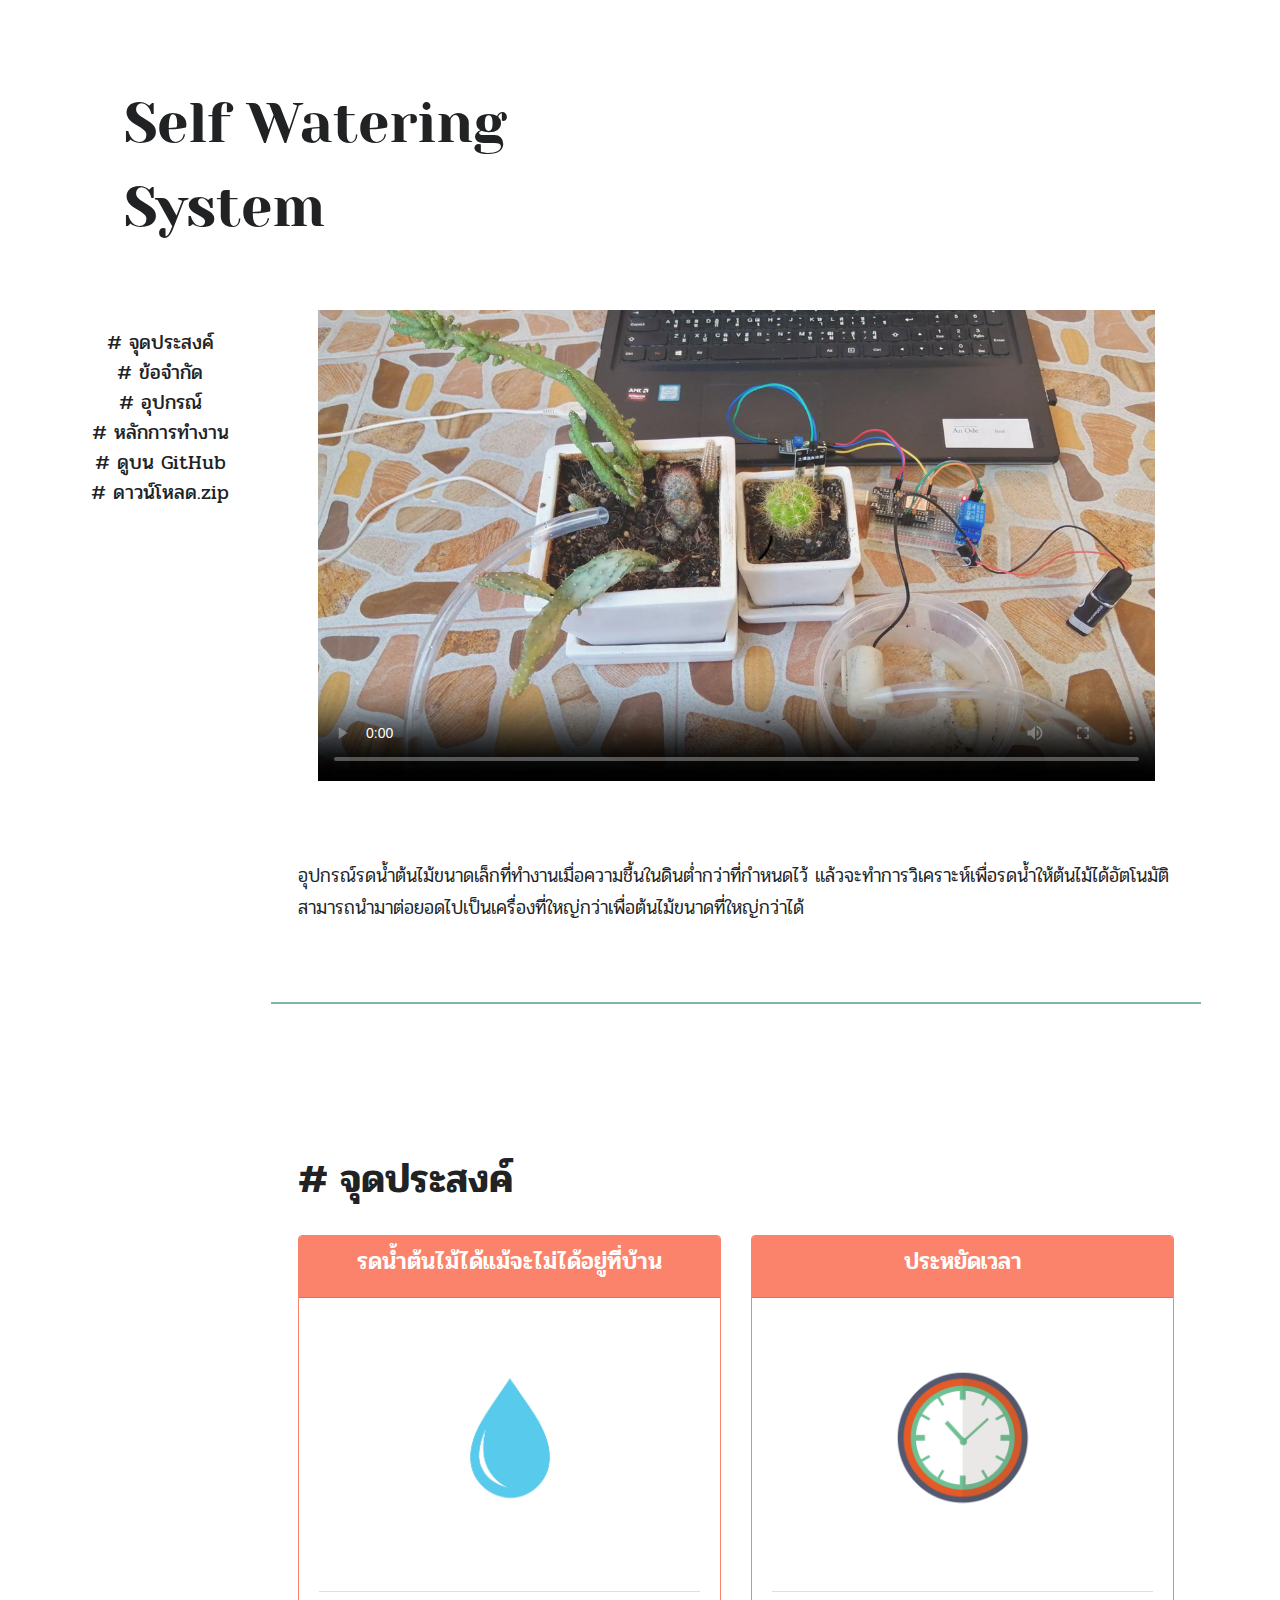
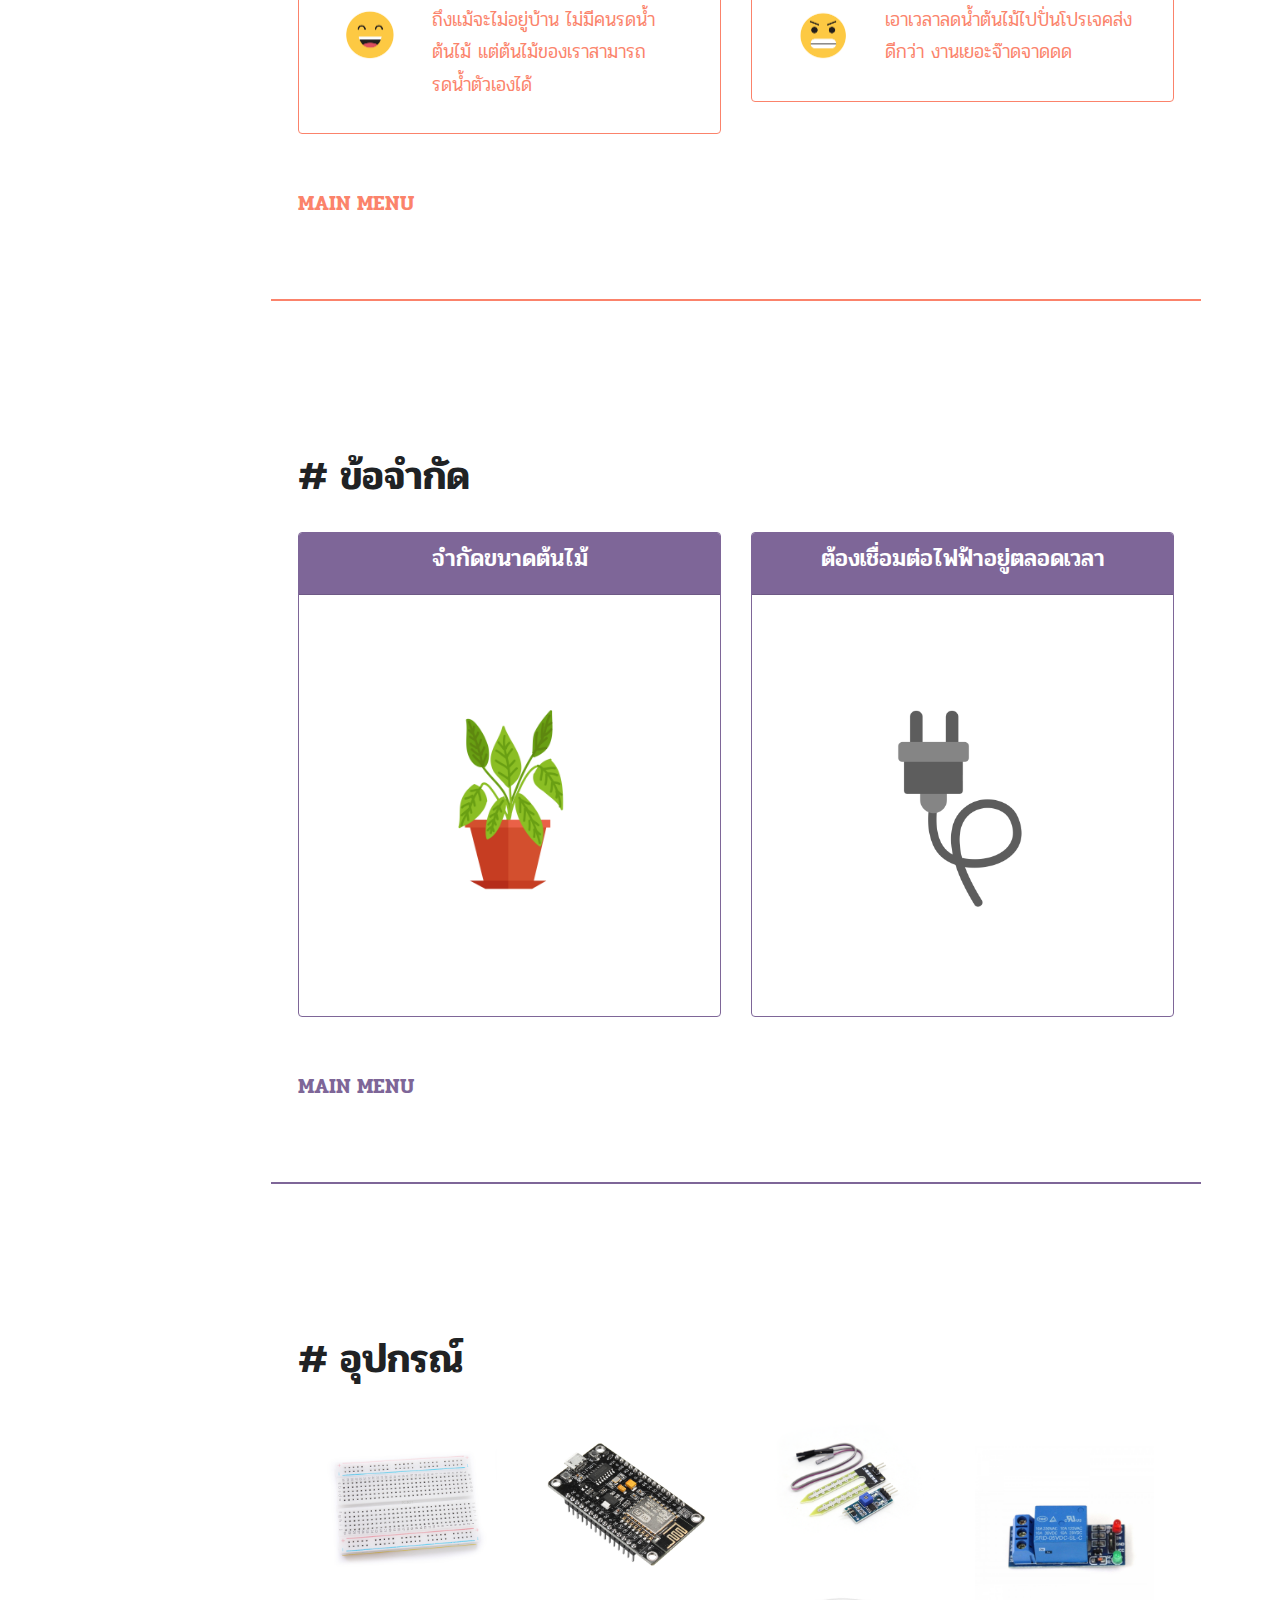
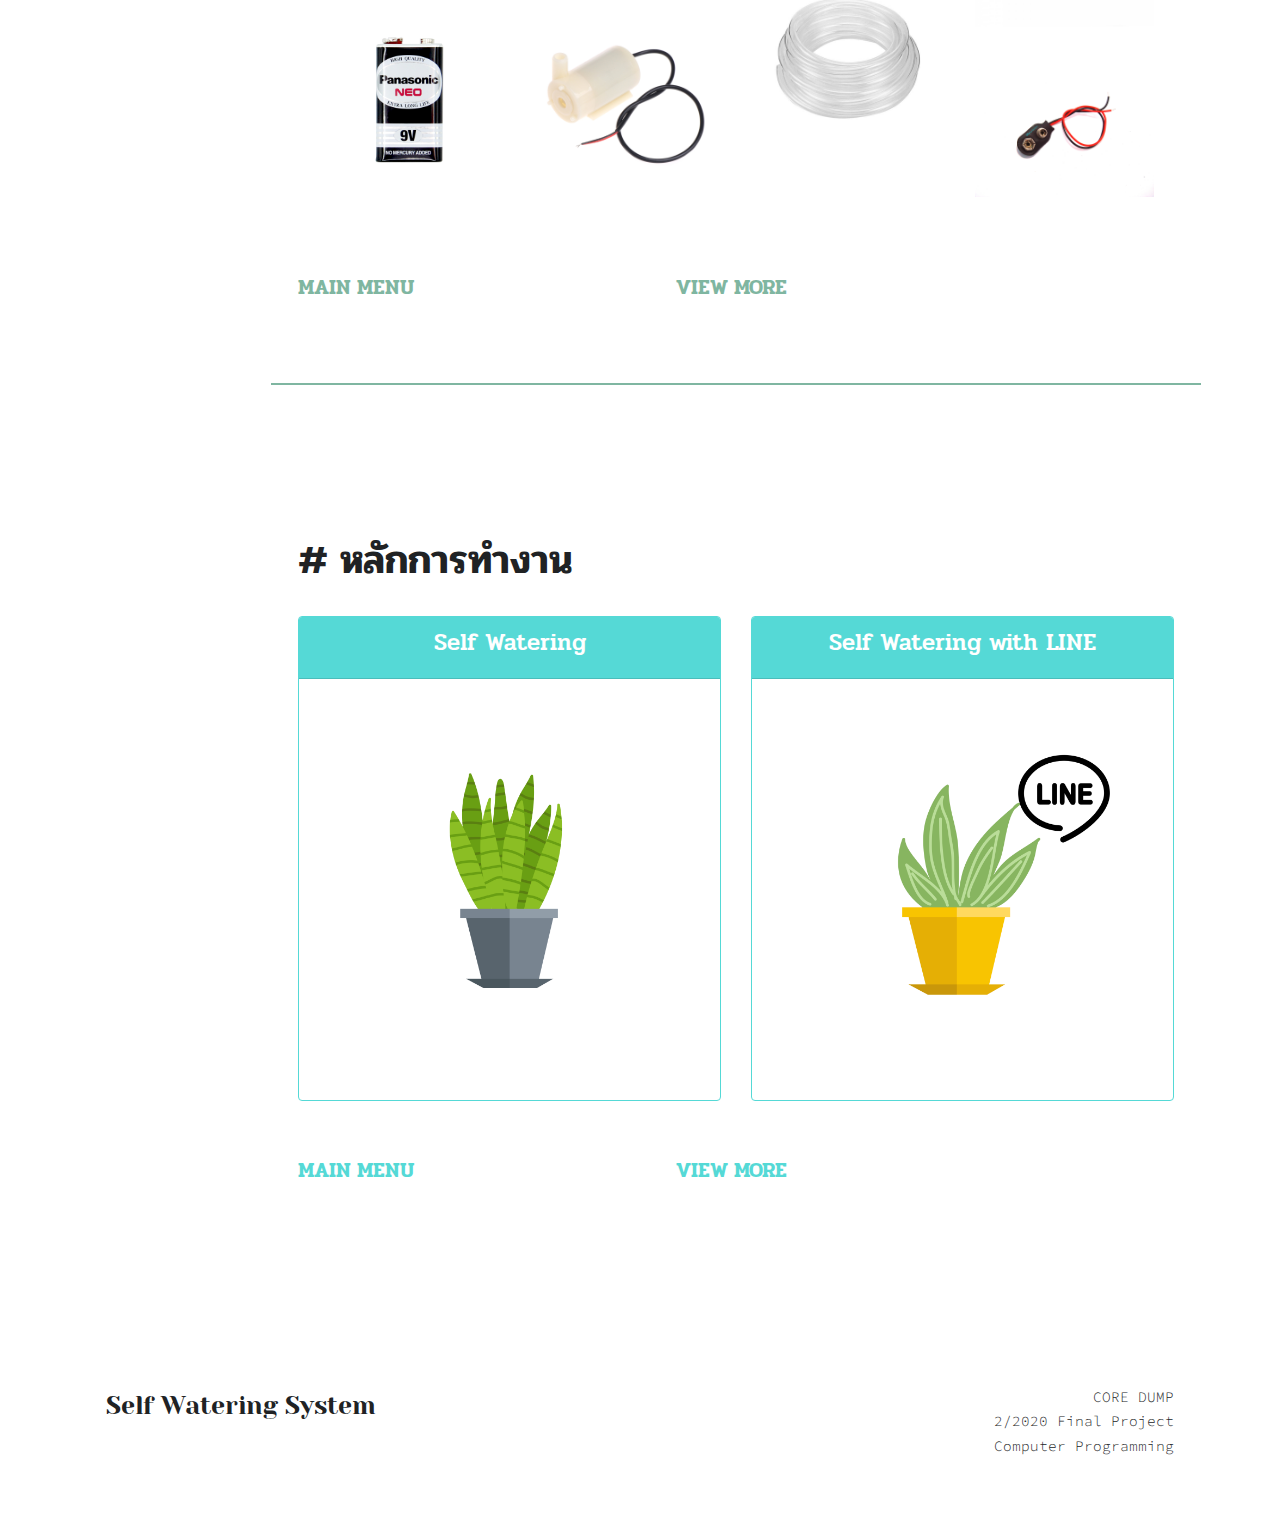
<file: index.html>
<!DOCTYPE html>
<html>

<head>
    <title>Self Watering System</title>
    <meta charset="utf-8">
    <meta name="viewport" content="width=device-width, initial-scale=1">
    <link rel="stylesheet" href="css/bootstrap.css">
    <link href="https://fonts.googleapis.com/css2?family=Pridi:wght@300;400;500;600&family=Source+Code+Pro:wght@500;600;700&family=Yeseva+One&display=swap" rel="stylesheet">
    <script src="https://code.jquery.com/jquery-3.4.1.slim.min.js" integrity="sha384-J6qa4849blE2+poT4WnyKhv5vZF5SrPo0iEjwBvKU7imGFAV0wwj1yYfoRSJoZ+n" crossorigin="anonymous"></script>
    <script src="https://cdn.jsdelivr.net/npm/popper.js@1.16.0/dist/umd/popper.min.js" integrity="sha384-Q6E9RHvbIyZFJoft+2mJbHaEWldlvI9IOYy5n3zV9zzTtmI3UksdQRVvoxMfooAo" crossorigin="anonymous"></script>
    <script src="https://stackpath.bootstrapcdn.com/bootstrap/4.4.1/js/bootstrap.min.js" integrity="sha384-wfSDF2E50Y2D1uUdj0O3uMBJnjuUD4Ih7YwaYd1iqfktj0Uod8GCExl3Og8ifwB6" crossorigin="anonymous"></script>
</head>

<body>
    <div class="container-fluid">
        <div class="row" id="menu">
            <p id="maintopic">Self Watering <br>System</p>
        </div>
        <div class="row">
            <div class="col-12 col-md-2 text-center" id="menu">
                <a href="#topic1" id="menulist1" class="menulist"># จุดประสงค์</a><br>
                <a href="#topic2" id="menulist2" class="menulist"># ข้อจำกัด</a><br>
                <a href="#topic3" id="menulist3" class="menulist"># อุปกรณ์</a><br>
                <a href="#topic4" id="menulist4" class="menulist"># หลักการทำงาน</a><br>
                <a href="https://github.com/MllAlli/CP62" class="menulist" target="_blank" id="menulist1"># ดูบน GitHub</a><br>
                <a href="https://github.com/MllAlli/CP62/archive/master.zip" id="menulist2" class="menulist"># ดาวน์โหลด.zip</a><br>
            </div>
            <div class="col-12 col-md-10 text-center" style="margin: auto;">
                <video width="90%" controls poster="photo/videoposter.png">
                    <source src="https://r5---sn-npoeenee.c.drive.google.com/videoplayback?expire=1588809695&ei=nxezXrnaMcPouALt0I7wDA&ip=184.22.143.241&cp=QVNNWklfWFZXRlhOOi02b0s2ZnF3Q1VENS1nM19jUEdoMDNoTnM4SlhyYjJwb2tLTXA0TnAwSUU&id=7f54a757b143a1e9&itag=22&source=webdrive&requiressl=yes&sc=yes&ttl=transient&susc=dr&driveid=1ez8GyL1yBni2S_m8WkZRjc-70gUYBNLi&app=texmex&mime=video/mp4&vprv=1&prv=1&dur=195.581&lmt=1588795153794584&sparams=expire,ei,ip,cp,id,itag,source,requiressl,ttl,susc,driveid,app,mime,vprv,prv,dur,lmt&sig=AOq0QJ8wRgIhAOvxaPuXSHUrhX57bKZpn-3mS8wcYnZ6yeFY5Vom65uNAiEA75GYLRsHdP-m2IJU52P0Hgsp8s02qs4yDBsPFcck38Y=&cpn=fIDyNiQZjHBtXkHT&c=WEB_EMBEDDED_PLAYER&cver=20200505&redirect_counter=1&cm2rm=sn-30ale76&req_id=386e4e7f78b936e2&cms_redirect=yes&mh=SZ&mm=34&mn=sn-npoeenee&ms=ltu&mt=1588795230&mv=m&mvi=4&pl=22&lsparams=mh,mm,mn,ms,mv,mvi,pl,sc&lsig=ALrAebAwRQIgE1D42tl-HpkucZLqIZyArAquV8W9QpN2rvcF4JC-zcQCIQDGw57455v_a5HcPcWICq3Yo65QIVpHtf3eJECM0UjWVg%3D%3D" type="video/mp4">
                  </video>

            </div>
        </div>
        <div class="row">
            <div class="col-12 col-md-2"></div>
            <div class="col-12 col-md-10">
                <div class="box" style="margin-top: 5vh;">
                    <p>อุปกรณ์รดน้ำต้นไม้ขนาดเล็กที่ทำงานเมื่อความชื้นในดินต่ำกว่าที่กำหนดไว้ เเล้วจะทำการวิเคราะห์เพื่อรดน้ำให้ต้นไม้ได้อัตโนมัติ สามารถนำมาต่อยอดไปเป็นเครื่องที่ใหญ่กว่าเพื่อต้นไม้ขนาดที่ใหญ่กว่าได้</p>
                </div>
                <hr class="line1">
            </div>
        </div>


        <!--Topic #1-->
        <div class="row">
            <div class="col-md-2 col-12"></div>
            <div class="col-12 col-md-10">
                <div class="box ">
                    <a href="#topic1" class="text-decoration-none">
                        <h1 class="topic" id="topic1"># จุดประสงค์</h1>
                    </a>

                    <div class="row">
                        <div class="col-sm-6">
                            <div class="card border-orange mb-3">
                                <div class="card-header bg-orange text-white text-center">
                                    <h4>รดน้ำต้นไม้ได้แม้จะไม่ได้อยู่ที่บ้าน</h4>
                                </div>
                                <div class="card-body text-orange">
                                    <div class="text-center">
                                        <img class="img-fluid" src="photo/03212019-37.jpg" width="300" id="pic2">
                                    </div>
                                    <br>
                                    <ul class="list-group list-group-flush">
                                        <li class="list-group-item">
                                            <div class="row">
                                                <div class="col-4 col-md-3 text-center">
                                                    <img class="img-fluid rounded-circle" src="photo/emoji1.png" width="70" id="pic2">
                                                </div>
                                                <div class="col-8 col-md-9">
                                                    <p class="card-text">ถึงแม้จะไม่อยู่บ้าน ไม่มีคนรดน้ำต้นไม้ แต่ต้นไม้ของเราสามารถรดน้ำตัวเองได้</p>
                                                </div>
                                            </div>
                                        </li>
                                    </ul>
                                </div>
                            </div>
                        </div>
                        <div class="col-sm-6">
                            <div class="card border-orange mb-3">
                                <div class="card-header bg-orange text-white text-center">
                                    <h4>ประหยัดเวลา</h4>
                                </div>
                                <div class="card-body text-orange">
                                    <div class="text-center">
                                        <img class="img-fluid" src="photo/clock.png" width="240" id="pic2">
                                    </div>
                                    <br>
                                    <ul class="list-group list-group-flush">
                                        <li class="list-group-item">
                                            <div class="row">
                                                <div class="col-4 col-md-3 text-center">
                                                    <img class="img-fluid rounded-circle" src="photo/emoji2.png" width="80" id="pic2">
                                                </div>
                                                <div class="col-8 col-md-9">
                                                    <p class="card-text">เอาเวลาลดน้ำต้นไม้ไปปั่นโปรเจคส่งดีกว่า งานเยอะจ๊าดจาดดด</p>
                                                </div>
                                            </div>
                                        </li>
                                    </ul>
                                </div>
                            </div>
                        </div>
                    </div>
                    <a href="#menu" class="text-decoration-none mainmenu">
                        <p id="menu1">MAIN MENU</p>
                    </a>
                </div>
                <hr class="line2">
            </div>
        </div>
        <!-- End Topic #1-->


        <!--Topic #2-->
        <div class="row">
            <div class="col-md-2 col-12"></div>
            <div class="col-12 col-md-10">
                <div class="box">
                    <a href="#topic2" class="text-decoration-none">
                        <h1 class="topic" id="topic2"># ข้อจำกัด</h1>
                    </a>

                    <div class="row">
                        <div class="col-sm-6">
                            <div class="card border-purple mb-3">
                                <div class="card-header bg-purple text-white text-center">
                                    <h4>จำกัดขนาดต้นไม้</h4>
                                </div>
                                <div class="card-body text-purple">
                                    <div class="text-center" style="padding: 5vh;">
                                        <img class="img-fluid rounded-circle" src="photo/plant.png" width="500" id="pic2">
                                    </div>
                                </div>
                            </div>
                        </div>
                        <div class="col-sm-6">
                            <div class="card border-purple mb-3" style="width: 100%;">
                                <div class="card-header bg-purple text-white text-center">
                                    <h4>ต้องเชื่อมต่อไฟฟ้าอยู่ตลอดเวลา</h4>
                                </div>
                                <div class="card-body text-danger">
                                    <div class="text-center" style="padding: 3vh;">
                                        <img class="img-fluid rounded-circle" src="photo/plug.png" width="500" id="pic2">
                                    </div>
                                </div>
                            </div>
                        </div>
                    </div>
                    <a href="#menu" class="text-decoration-none mainmenu">
                        <p id="menu2">MAIN MENU</p>
                    </a>
                </div>
                <hr class="line3">
            </div>
        </div>
        <!-- End Topic #2-->


        <!--Topic #3-->
        <div class="row">
            <div class="col-md-2 col-12"></div>
            <div class="col-12 col-md-10">
                <div class="box text-justify">
                    <a href="material.html" class="text-decoration-none">
                        <h1 class="topic" id="topic3"># อุปกรณ์</h1>
                    </a>
                    <div class="text-center">
                        <div class="col-md-12 col-12">
                            <div class="row">
                                <div class="col-md-3">
                                    <a href="material.html#proto">
                                        <img class="img-fluid" src="photo/material/pn38ck.jpg" id="pic1">
                                    </a>
                                    <a href="material.html#batt">
                                        <img class="img-fluid" src="photo/material/9.ถ่าน-Panasinic-9V-Neo.jpg" id="pic1">
                                    </a>
                                </div>
                                <div class="col-md-3">
                                    <a href="material.html#node">
                                        <img class="img-fluid" src="photo/material/95ffaac5-a811-4764-b724-631504e0d257.jpg" id="pic1">
                                    </a>
                                    <a href="material.html#pump">
                                        <img class="img-fluid" src="photo/material/Mini-DC3-5V-100L-H-Aquarium.jpg_.jpg" id="pic1">
                                    </a>
                                </div>
                                <div class="col-md-3">
                                    <a href="material.html#soil">
                                        <img class="img-fluid" src="photo/material/di0a79.png" id="pic1">
                                    </a>
                                    <a href="material.html#strap">
                                        <img class="img-fluid" src="photo/material/5ddcc35bN8f59a678.jpeg!q70.jpg" id="pic1">
                                    </a>
                                </div>
                                <div class="col-md-3">
                                    <a href="material.html#relay">
                                        <img class="img-fluid" src="photo/material/5v-one-channel-relay.jpg" id="pic1">
                                    </a>
                                    <a href="material.html#pole">
                                        <img class="img-fluid" src="photo/material/da6duk.jpg" id="pic1">
                                    </a>
                                </div>
                            </div>

                        </div>

                    </div>
                    <br>
                    <div class="row">
                        <div class="col-6 col-md-5">
                            <a href="#menu" class="text-decoration-none mainmenu">
                                <p id="menu3">MAIN MENU</p>
                            </a>
                        </div>
                        <div class="col-6 col-md-7">
                            <a href="material.html" class="text-decoration-none mainmenu">
                                <p id="menu3">VIEW MORE</p>
                            </a>
                        </div>
                    </div>

                </div>
                <hr class="line4">
            </div>
        </div>
        <!-- End Topic #3-->


        <!--Topic #4-->
        <div class="row">
            <div class="col-md-2 col-12"></div>
            <div class="col-12 col-md-10">
                <div class="box text-justify">
                    <a href="process.html" class="text-decoration-none">
                        <h1 class="topic" id="topic4"># หลักการทำงาน</h1>
                    </a>
                    <div class="row">
                        <div class="col-sm-6">
                            <a href="process.html#selfw" class="text-decoration-none">
                                <div class="card border-blue mb-3">
                                    <div class="card-header bg-blue text-white text-center">
                                        <h4>Self Watering</h4>
                                    </div>
                                    <div class="card-body text-blue">
                                        <div class="text-center">
                                            <img class="img-fluid" src="photo/plant1.png" width="400" id="pic2">
                                        </div>

                                    </div>
                                </div>
                            </a>

                        </div>
                        <div class="col-sm-6">
                            <a href="process.html#selfwline" class="text-decoration-none">
                                <div class="card border-blue mb-3">
                                    <div class="card-header bg-blue text-white text-center">
                                        <h4>Self Watering with LINE</h4>
                                    </div>
                                    <div class="card-body text-blue">
                                        <div class="text-center">
                                            <img class="img-fluid" src="photo/plant2.png" width="400" id="pic2">
                                        </div>

                                    </div>
                                </div>
                            </a>

                        </div>
                    </div>

                    <div class="row">
                        <div class="col-6 col-md-5">
                            <a href="#menu" class="text-decoration-none mainmenu">
                                <p id="menu4">MAIN MENU</p>
                            </a>
                        </div>
                        <div class="col-6 col-md-7">
                            <a href="process.html" class="text-decoration-none mainmenu">
                                <p id="menu4">VIEW MORE</p>
                            </a>
                        </div>
                    </div>
                </div>
            </div>
        </div>
        <!-- End Topic #4-->


        <!-- Footer-->
        <div class="row box">
            <div class="col-md-6 col-12">
                <a href="#menu" class="text-decoration-none">
                    <p id="subtitle" style="color: #202224;">Self Watering System</p>
                </a>
            </div>
            <div class="col-md-6 col-12">
                <p id="detail" class="text-right">CORE DUMP<br>2/2020 Final Project<br>Computer Programming</p>
            </div>
        </div>
        <!-- End Footer-->
    </div>

    </div>
</body>

</html>
</file>
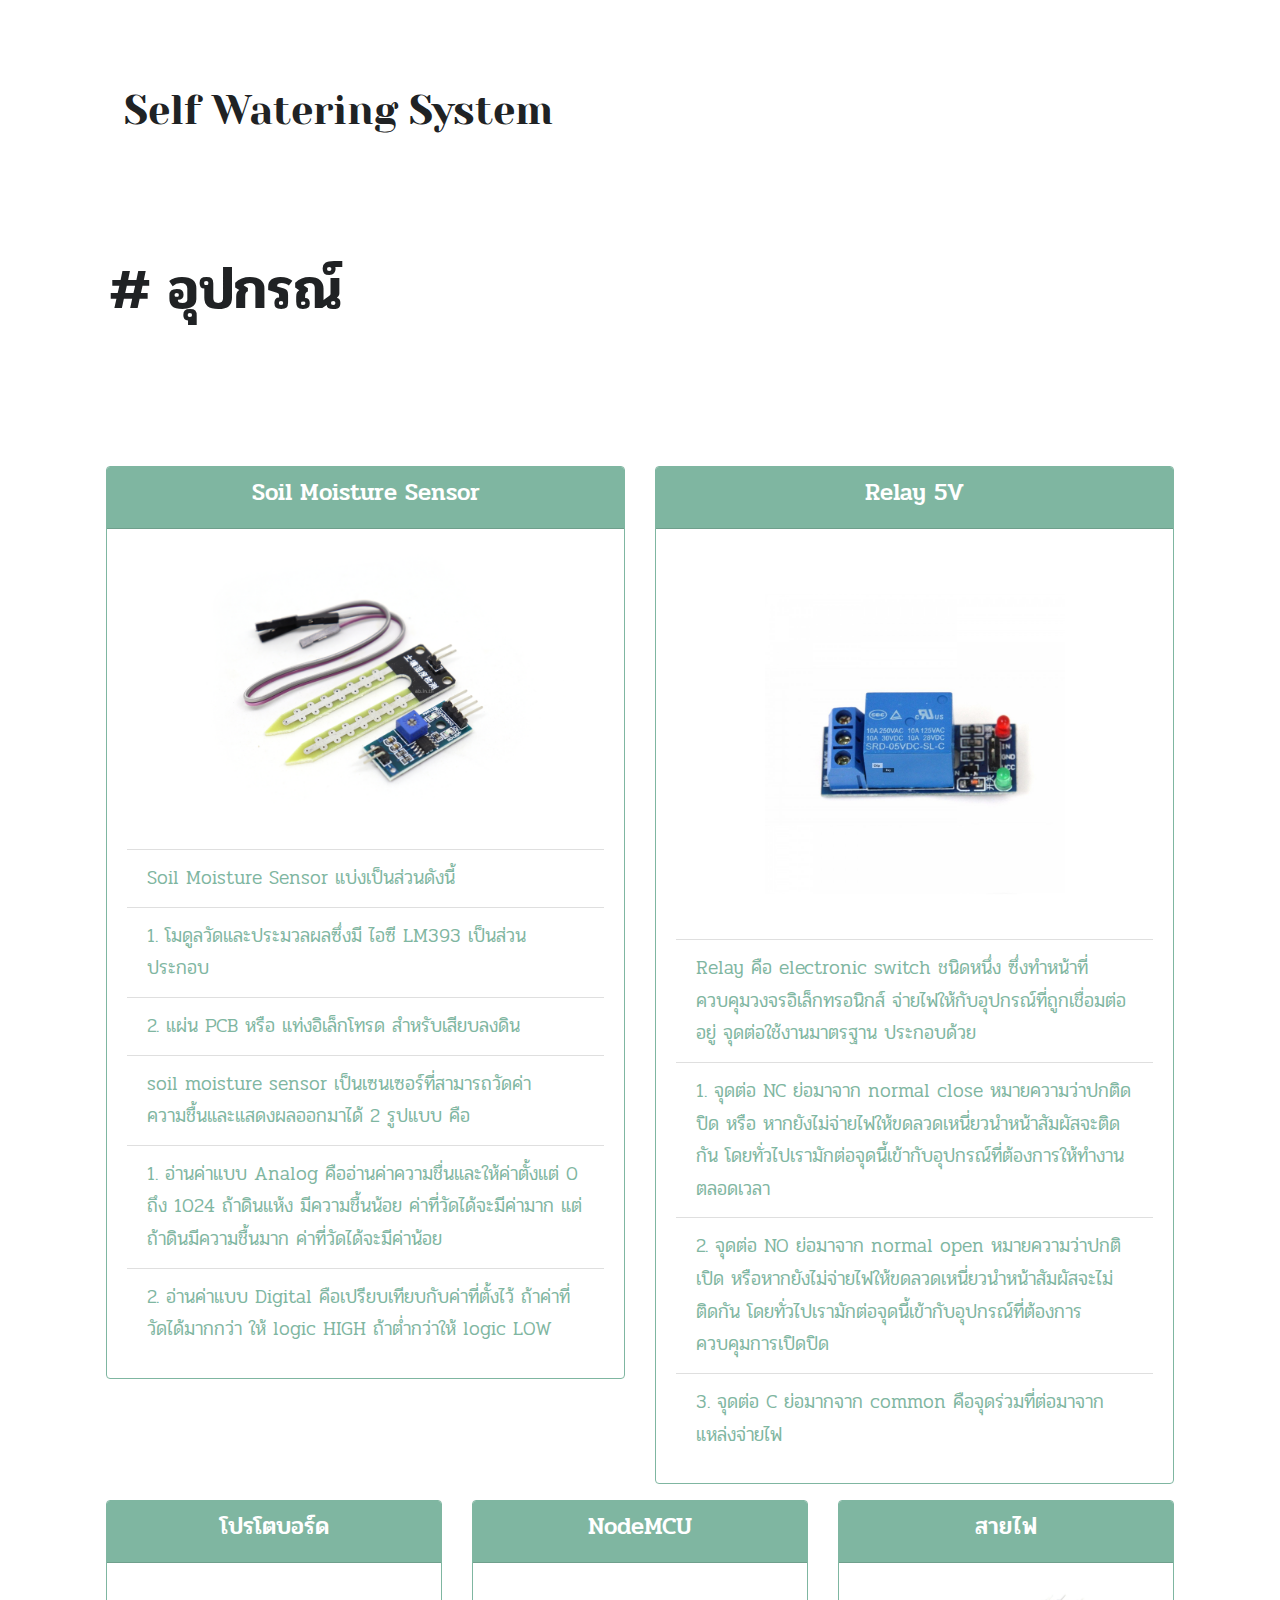
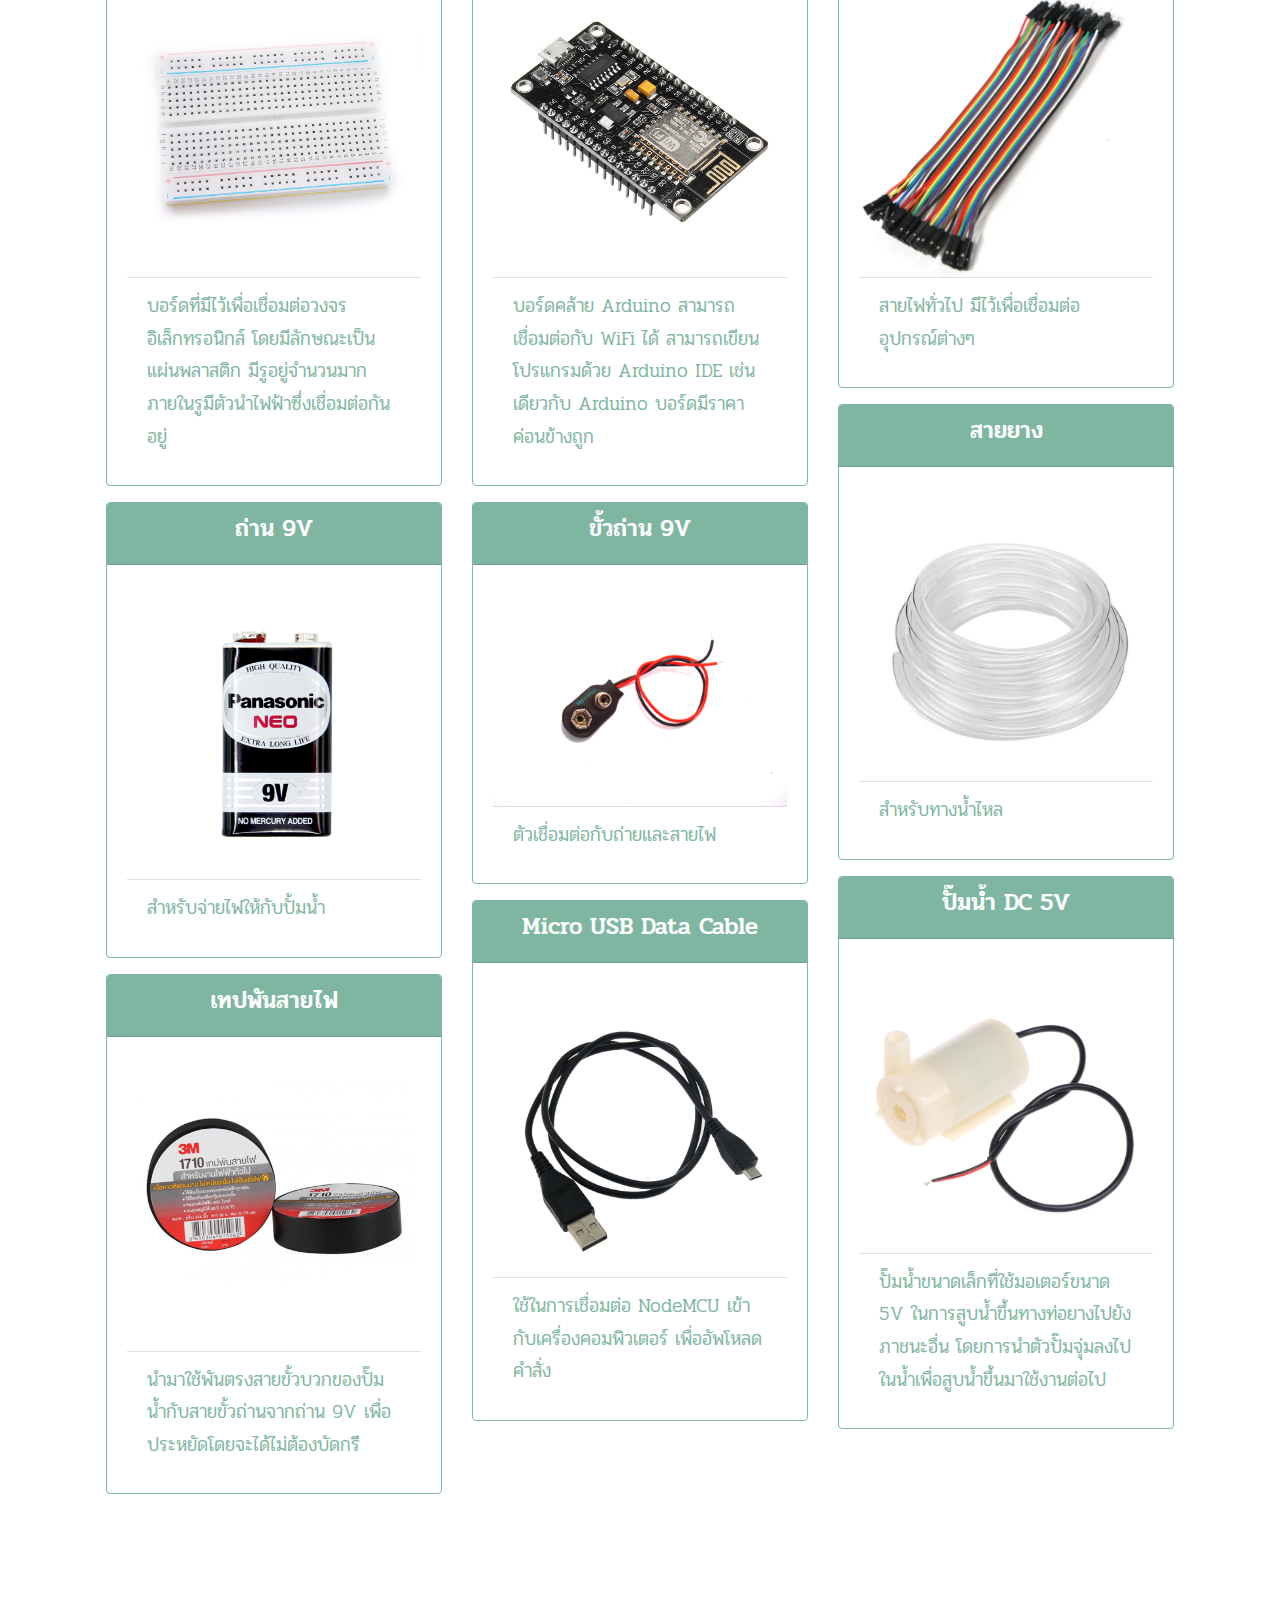
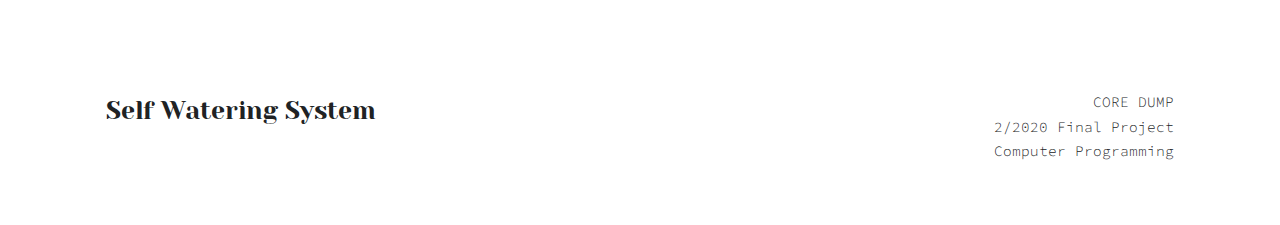
<file: material.html>
<!DOCTYPE html>
<html>


<head>
    <title>Self Watering System | อุปกรณ์</title>
    <meta charset="utf-8">
    <meta name="viewport" content="width=device-width, initial-scale=1">
    <link rel="stylesheet" href="css/bootstrap.css">
    <link href="https://fonts.googleapis.com/css2?family=Pridi:wght@300;400;500;600&family=Source+Code+Pro:wght@500;600;700&family=Yeseva+One&display=swap" rel="stylesheet">
    <script src="https://code.jquery.com/jquery-3.4.1.slim.min.js" integrity="sha384-J6qa4849blE2+poT4WnyKhv5vZF5SrPo0iEjwBvKU7imGFAV0wwj1yYfoRSJoZ+n" crossorigin="anonymous"></script>
    <script src="https://cdn.jsdelivr.net/npm/popper.js@1.16.0/dist/umd/popper.min.js" integrity="sha384-Q6E9RHvbIyZFJoft+2mJbHaEWldlvI9IOYy5n3zV9zzTtmI3UksdQRVvoxMfooAo" crossorigin="anonymous"></script>
    <script src="https://stackpath.bootstrapcdn.com/bootstrap/4.4.1/js/bootstrap.min.js" integrity="sha384-wfSDF2E50Y2D1uUdj0O3uMBJnjuUD4Ih7YwaYd1iqfktj0Uod8GCExl3Og8ifwB6" crossorigin="anonymous"></script>
</head>

<body>
    <div class="container-fluid">
        <div class="row" id="menu">
            <a href="index.html" class="text-decoration-none">
                <p id="undertopic">Self Watering System</p>
            </a>
        </div>
        <div class="row">
            <h1 class="topicpage"># อุปกรณ์</h1>
        </div>

        <div class="box">
            <div class="row">
                <div class="col-md-6">
                    <div class="card border-green mb-3" id="soil">
                        <div class="card-header bg-green text-white text-center">
                            <h4>Soil Moisture Sensor</h4>
                        </div>
                        <div class="card-body text-green">
                            <div class="text-center">
                                <img class="img-fluid" src="photo/material/di0a79.png" width="400" id="pic2">
                            </div>
                            <ul class="list-group list-group-flush">
                                <li class="list-group-item">
                                    Soil Moisture Sensor แบ่งเป็นส่วนดังนี้
                                </li>
                                <li class="list-group-item">
                                    1. โมดูลวัดและประมวลผลซึ่งมี ไอซี LM393 เป็นส่วนประกอบ
                                </li>
                                <li class="list-group-item">
                                    2. แผ่น PCB หรือ แท่งอิเล็กโทรด สำหรับเสียบลงดิน
                                </li>
                                <li class="list-group-item">
                                    soil moisture sensor เป็นเซนเซอร์ที่สามารถวัดค่าความชื้นและแสดงผลออกมาได้ 2 รูปแบบ คือ
                                </li>
                                <li class="list-group-item">
                                    1. อ่านค่าแบบ Analog คืออ่านค่าความชื่นและให้ค่าตั้งแต่ 0 ถึง 1024 ถ้าดินแห้ง มีความชื้นน้อย ค่าที่วัดได้จะมีค่ามาก แต่ถ้าดินมีความชื้นมาก ค่าที่วัดได้จะมีค่าน้อย
                                </li>
                                <li class="list-group-item">
                                    2. อ่านค่าแบบ Digital คือเปรียบเทียบกับค่าที่ตั้งไว้ ถ้าค่าที่วัดได้มากกว่า ให้ logic HIGH ถ้าต่ำกว่าให้ logic LOW
                                </li>
                            </ul>
                        </div>
                    </div>
                </div>

                <div class="col-md-6">
                    <div class="card border-green mb-3" id="relay">
                        <div class="card-header bg-green text-white text-center">
                            <h4>Relay 5V</h4>
                        </div>
                        <div class="card-body text-green">
                            <div class="text-center">
                                <img class="img-fluid" src="photo/material/5v-one-channel-relay.jpg" width="300" id="pic2">
                            </div>
                            <ul class="list-group list-group-flush">
                                <li class="list-group-item">
                                    Relay คือ electronic switch ชนิดหนึ่ง ซึ่งทำหน้าที่ควบคุมวงจรอิเล็กทรอนิกส์ จ่ายไฟให้กับอุปกรณ์ที่ถูกเชื่อมต่ออยู่ จุดต่อใช้งานมาตรฐาน ประกอบด้วย
                                </li>
                                <li class="list-group-item">
                                    1. จุดต่อ NC ย่อมาจาก normal close หมายความว่าปกติดปิด หรือ หากยังไม่จ่ายไฟให้ขดลวดเหนี่ยวนำหน้าสัมผัสจะติดกัน โดยทั่วไปเรามักต่อจุดนี้เข้ากับอุปกรณ์ที่ต้องการให้ทำงานตลอดเวลา
                                </li>
                                <li class="list-group-item">
                                    2. จุดต่อ NO ย่อมาจาก normal open หมายความว่าปกติเปิด หรือหากยังไม่จ่ายไฟให้ขดลวดเหนี่ยวนำหน้าสัมผัสจะไม่ติดกัน โดยทั่วไปเรามักต่อจุดนี้เข้ากับอุปกรณ์ที่ต้องการควบคุมการเปิดปิด
                                </li>
                                <li class="list-group-item">
                                    3. จุดต่อ C ย่อมากจาก common คือจุดร่วมที่ต่อมาจากแหล่งจ่ายไฟ
                                </li>
                            </ul>
                        </div>
                    </div>
                </div>
            </div>

            <div class="row">
                <div class="col-md-4">

                    <div class="card border-green mb-3" id="proto">
                        <div class="card-header bg-green text-white text-center">
                            <h4>โปรโตบอร์ด</h4>
                        </div>
                        <div class="card-body text-green">
                            <div class="text-center">
                                <img class="img-fluid" src="photo/material/pn38ck.jpg" width="400" id="pic2">
                            </div>
                            <ul class="list-group list-group-flush">
                                <li class="list-group-item">
                                    บอร์ดที่มีไว้เพื่อเชื่อมต่อวงจรอิเล็กทรอนิกส์ โดยมีลักษณะเป็นแผ่นพลาสติก มีรูอยู่จำนวนมาก ภายในรูมีตัวนำไฟฟ้าซึ่งเชื่อมต่อกันอยู่
                                </li>
                            </ul>
                        </div>
                    </div>

                    <div class="card border-green mb-3" id="batt">
                        <div class="card-header bg-green text-white text-center">
                            <h4>ถ่าน 9V</h4>
                        </div>
                        <div class="card-body text-green">
                            <div class="text-center">
                                <img class="img-fluid" src="photo/material/9.ถ่าน-Panasinic-9V-Neo.jpg" width="400" id="pic2">
                            </div>
                            <ul class="list-group list-group-flush">
                                <li class="list-group-item">
                                    สำหรับจ่ายไฟให้กับปั้มน้ำ
                                </li>
                            </ul>
                        </div>
                    </div>

                    <div class="card border-green mb-3" id="tape">
                        <div class="card-header bg-green text-white text-center">
                            <h4>เทปพันสายไฟ</h4>
                        </div>
                        <div class="card-body text-green">
                            <div class="text-center">
                                <img class="img-fluid" src="photo/material/9e775847638a1305feb239d659f1b48e.jpg" width="400" id="pic2">
                            </div>
                            <ul class="list-group list-group-flush">
                                <li class="list-group-item">
                                    นำมาใช้พันตรงสายขั้วบวกของปั๊มน้ำกับสายขั้วถ่านจากถ่าน 9V เพื่อประหยัดโดยจะได้ไม่ต้องบัดกรี
                                </li>
                            </ul>
                        </div>
                    </div>

                </div>
                <div class="col-md-4">

                    <div class="card border-green mb-3" id="node">
                        <div class="card-header bg-green text-white text-center">
                            <h4>NodeMCU</h4>
                        </div>
                        <div class="card-body text-green">
                            <div class="text-center">
                                <img class="img-fluid" src="photo/material/95ffaac5-a811-4764-b724-631504e0d257.jpg" width="400" id="pic2">
                            </div>
                            <ul class="list-group list-group-flush">
                                <li class="list-group-item">
                                    บอร์ดคล้าย Arduino สามารถเชื่อมต่อกับ WiFi ได้ สามารถเขียนโปรแกรมด้วย Arduino IDE เช่นเดียวกับ Arduino บอร์ดมีราคาค่อนข้างถูก
                                </li>
                            </ul>
                        </div>
                    </div>

                    <div class="card border-green mb-3" id="pole">
                        <div class="card-header bg-green text-white text-center">
                            <h4>ขั้วถ่าน 9V</h4>
                        </div>
                        <div class="card-body text-green">
                            <div class="text-center">
                                <img class="img-fluid" src="photo/material/da6duk.jpg" width="400" id="pic2">
                            </div>
                            <ul class="list-group list-group-flush">
                                <li class="list-group-item">
                                    ตัวเชื่อมต่อกับถ่ายและสายไฟ
                                </li>
                            </ul>
                        </div>
                    </div>

                    <div class="card border-green mb-3" id="microusb">
                        <div class="card-header bg-green text-white text-center">
                            <h4>Micro USB Data Cable</h4>
                        </div>
                        <div class="card-body text-green">
                            <div class="text-center">
                                <img class="img-fluid" src="photo/material/Micro-USB-Data-Cable-For-Nokia-CA.jpg" width="400" id="pic2">
                            </div>
                            <ul class="list-group list-group-flush">
                                <li class="list-group-item">
                                    ใช้ในการเชื่อมต่อ NodeMCU เข้ากับเครื่องคอมพิวเตอร์ เพื่ออัพโหลดคำสั่ง
                                </li>
                            </ul>
                        </div>
                    </div>

                </div>
                <div class="col-md-4">

                    <div class="card border-green mb-3" id="cable">
                        <div class="card-header bg-green text-white text-center">
                            <h4>สายไฟ</h4>
                        </div>
                        <div class="card-body text-green">
                            <div class="text-center">
                                <img class="img-fluid" src="photo/material/11038427_B.jpg" width="400" id="pic2">
                            </div>
                            <ul class="list-group list-group-flush">
                                <li class="list-group-item">
                                    สายไฟทั่วไป มีไว้เพื่อเชื่อมต่ออุปกรณ์ต่างๆ
                                </li>
                            </ul>
                        </div>
                    </div>

                    <div class="card border-green mb-3" id="strap">
                        <div class="card-header bg-green text-white text-center">
                            <h4>สายยาง</h4>
                        </div>
                        <div class="card-body text-green">
                            <div class="text-center">
                                <img class="img-fluid" src="photo/material/5ddcc35bN8f59a678.jpeg!q70.jpg" width="400" id="pic2">
                            </div>
                            <ul class="list-group list-group-flush">
                                <li class="list-group-item">
                                    สำหรับทางน้ำไหล
                                </li>
                            </ul>
                        </div>
                    </div>

                    <div class="card border-green mb-3" id="pump">
                        <div class="card-header bg-green text-white text-center">
                            <h4>ปั๊มน้ำ DC 5V</h4>
                        </div>
                        <div class="card-body text-green">
                            <div class="text-center">
                                <img class="img-fluid" src="photo/material/Mini-DC3-5V-100L-H-Aquarium.jpg_.jpg" width="400" id="pic2">
                            </div>
                            <ul class="list-group list-group-flush">
                                <li class="list-group-item">
                                    ปั๊มน้ำขนาดเล็กที่ใช้มอเตอร์ขนาด 5V ในการสูบน้ำขึ้นทางท่อยางไปยังภาชนะอื่น โดยการนำตัวปั๊มจุ่มลงไปในน้ำเพื่อสูบน้ำขึ้นมาใช้งานต่อไป
                                </li>
                            </ul>
                        </div>
                    </div>
                </div>
            </div>
        </div>



        <!-- Footer-->
        <div class="row box">
            <div class="col-md-6 col-12">
                <a href="index.html" class="text-decoration-none">
                    <p id="subtitle" style="color: #202224;">Self Watering System</p>
                </a>
            </div>
            <div class="col-md-6 col-12">
                <p id="detail" class="text-right">CORE DUMP<br>2/2020 Final Project<br>Computer Programming</p>
            </div>
        </div>
        <!-- End Footer-->


    </div>
</body>

</html>
</file>
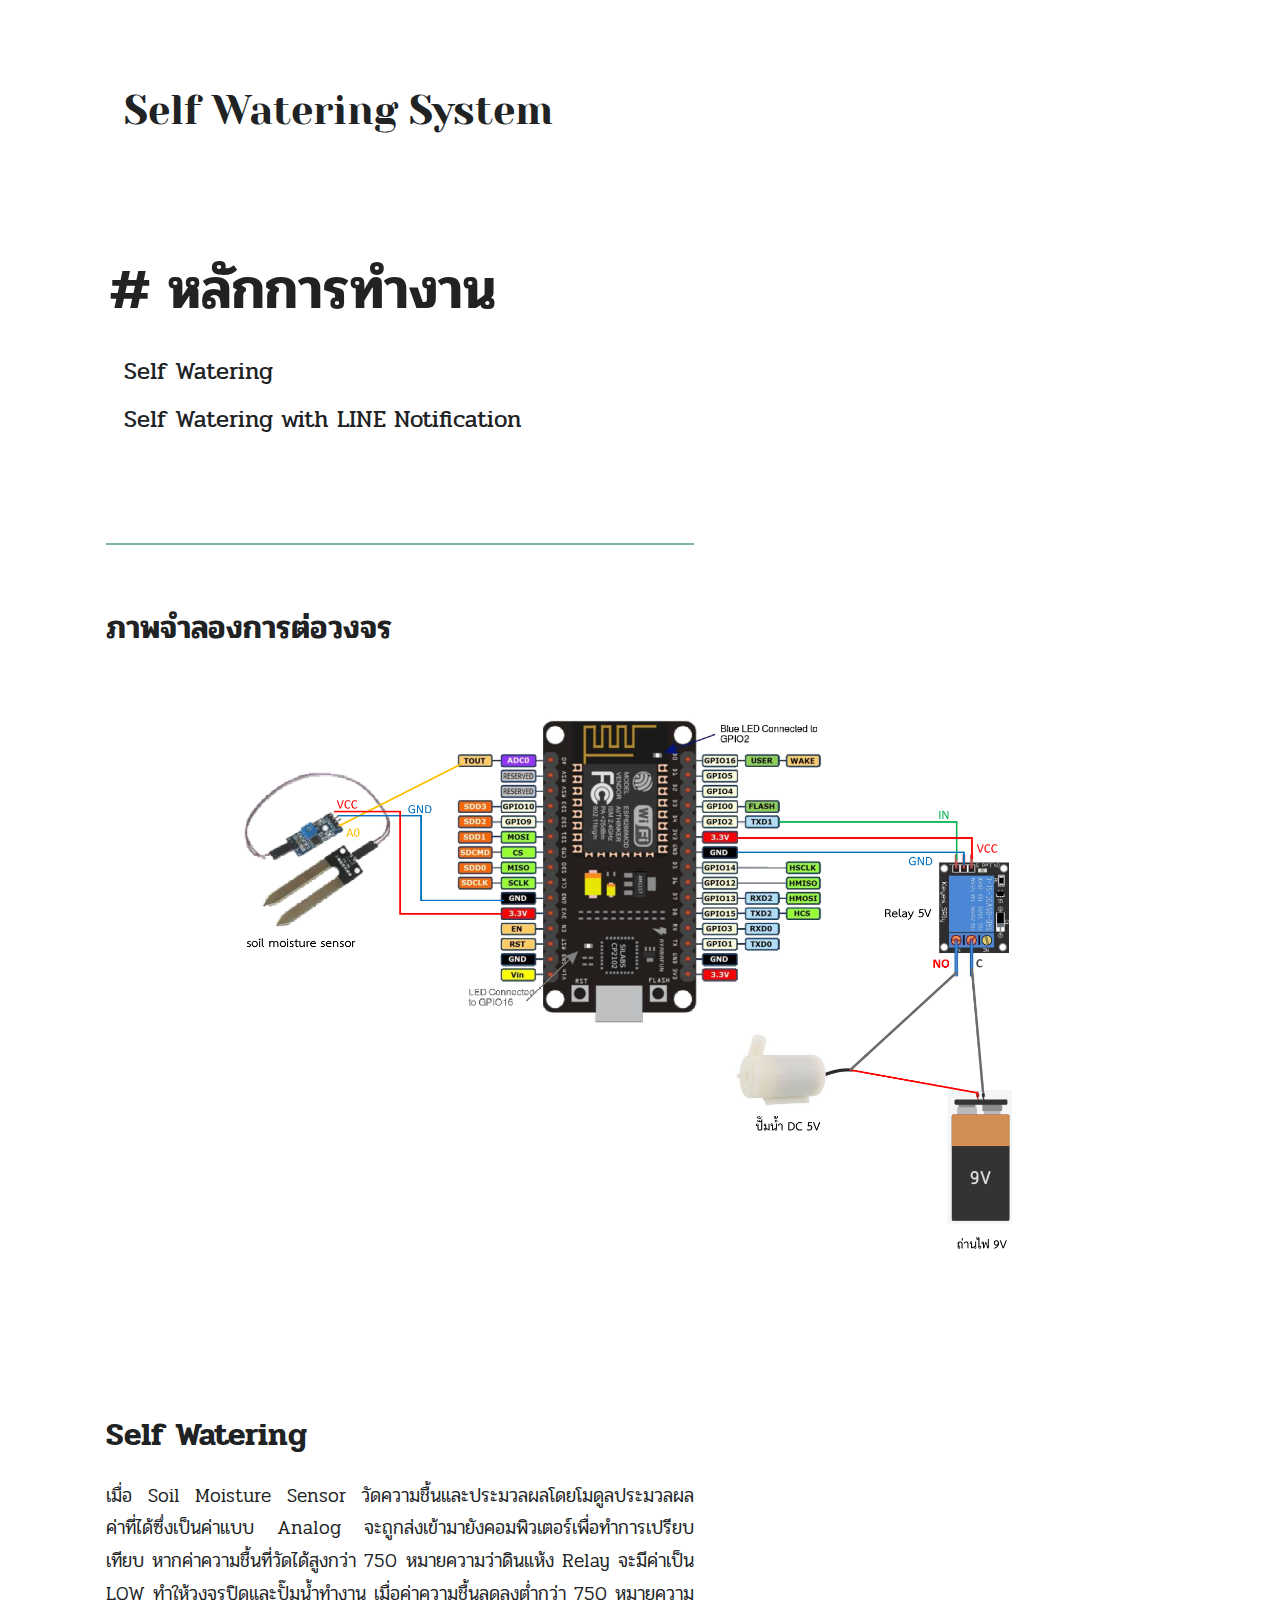
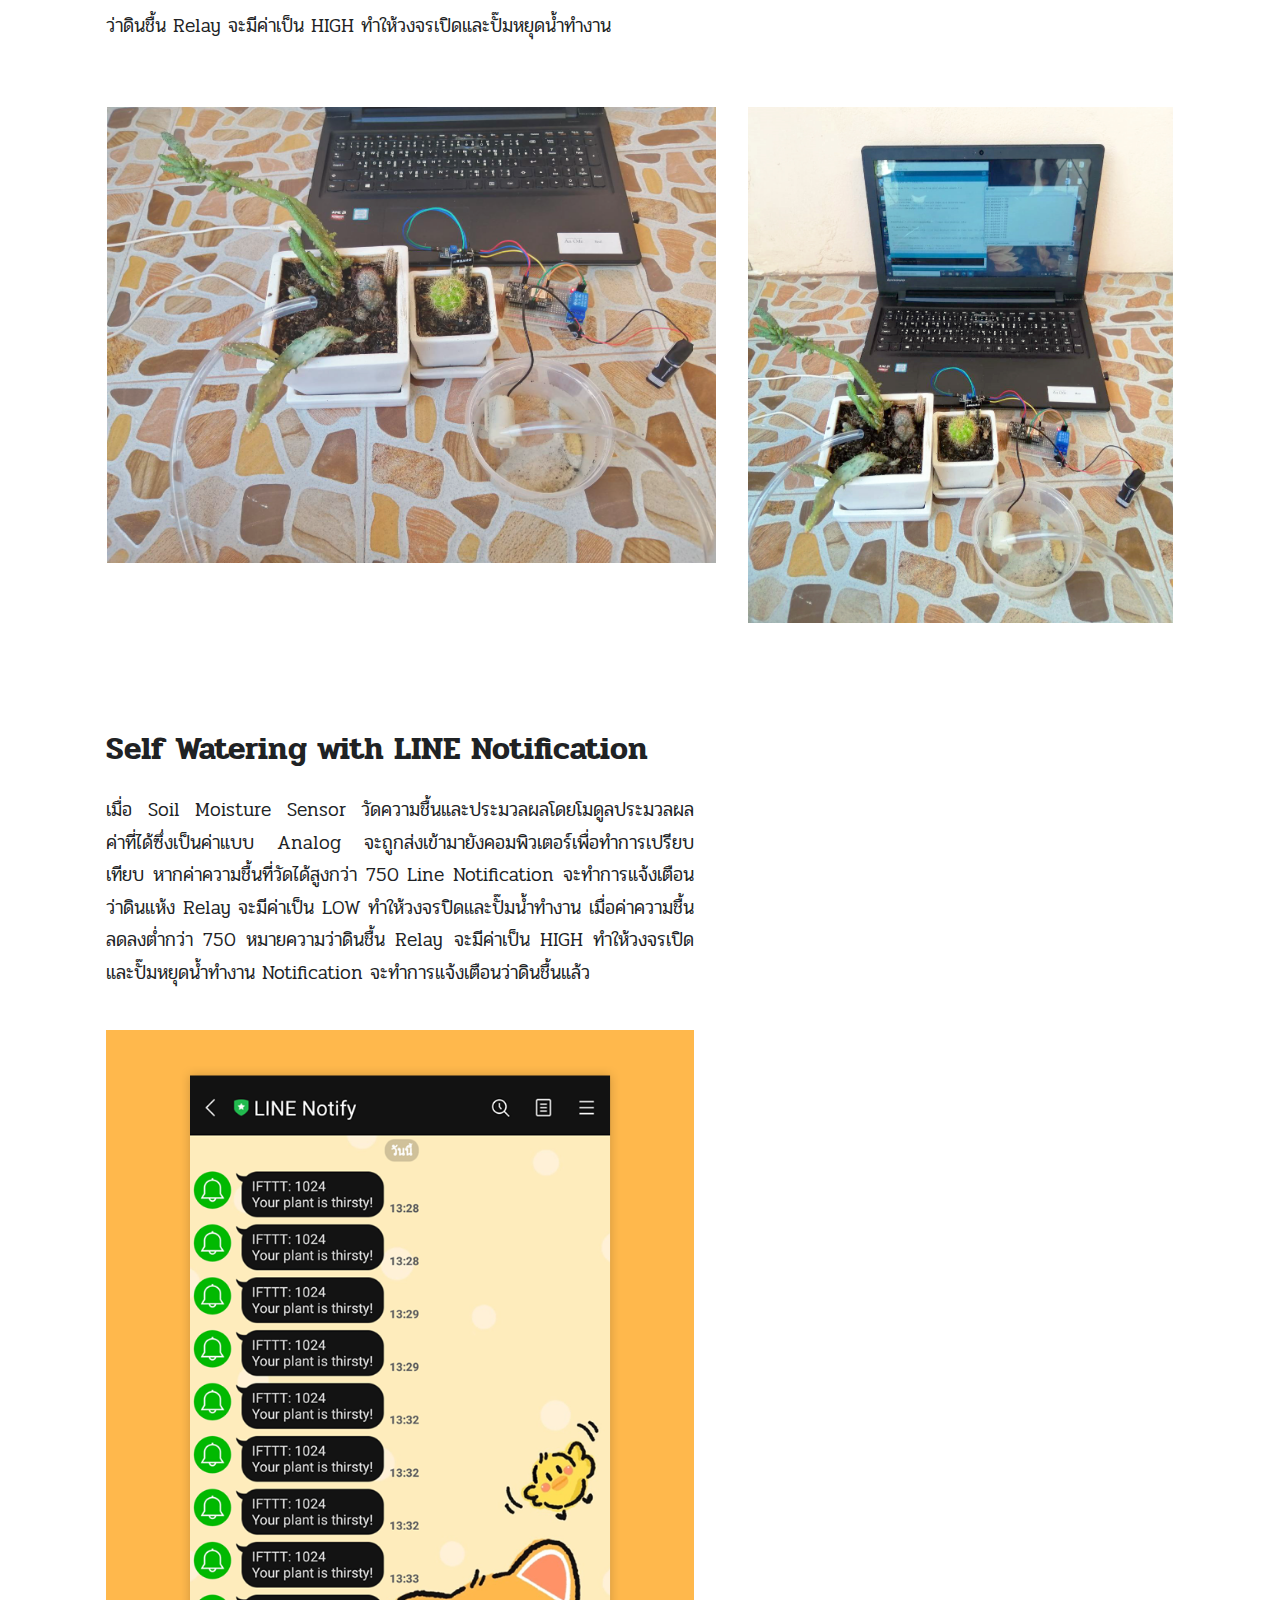
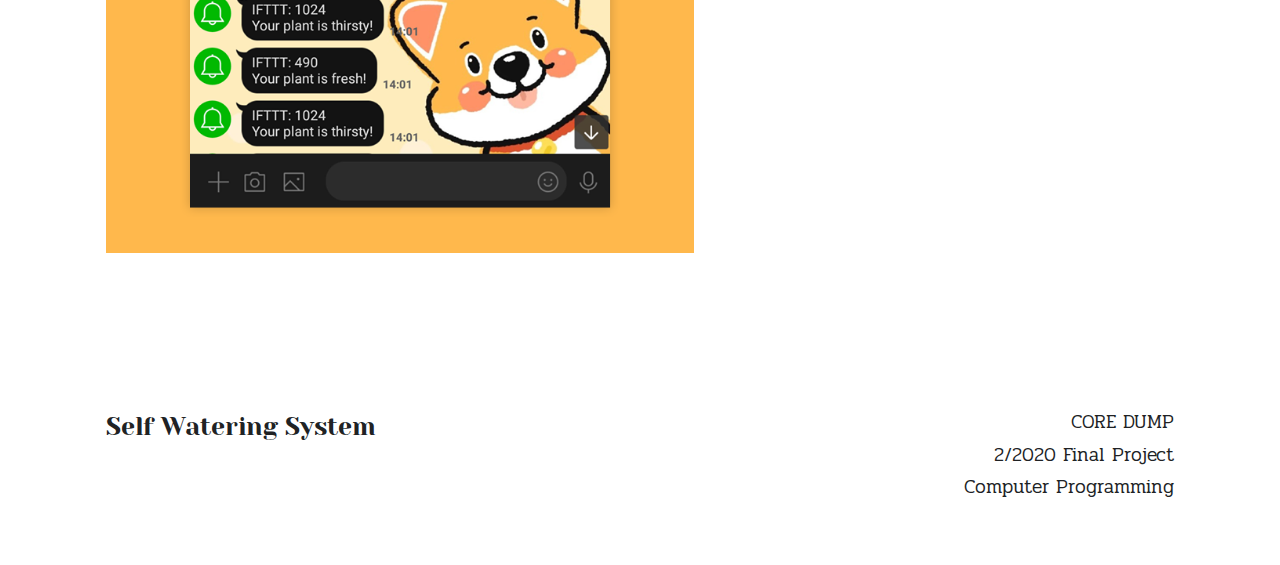
<file: process.html>
<!DOCTYPE html>
<html>


<head>
    <title>Self Watering System | หลักการทำงาน</title>
    <meta charset="utf-8">
    <meta name="viewport" content="width=device-width, initial-scale=1">
    <link rel="stylesheet" href="css/bootstrap.css">
    <link href="https://fonts.googleapis.com/css2?family=Pridi:wght@300;400;500;600&family=Source+Code+Pro:wght@500;600;700&family=Yeseva+One&display=swap" rel="stylesheet">
    <script src="https://code.jquery.com/jquery-3.4.1.slim.min.js" integrity="sha384-J6qa4849blE2+poT4WnyKhv5vZF5SrPo0iEjwBvKU7imGFAV0wwj1yYfoRSJoZ+n" crossorigin="anonymous"></script>
    <script src="https://cdn.jsdelivr.net/npm/popper.js@1.16.0/dist/umd/popper.min.js" integrity="sha384-Q6E9RHvbIyZFJoft+2mJbHaEWldlvI9IOYy5n3zV9zzTtmI3UksdQRVvoxMfooAo" crossorigin="anonymous"></script>
    <script src="https://stackpath.bootstrapcdn.com/bootstrap/4.4.1/js/bootstrap.min.js" integrity="sha384-wfSDF2E50Y2D1uUdj0O3uMBJnjuUD4Ih7YwaYd1iqfktj0Uod8GCExl3Og8ifwB6" crossorigin="anonymous"></script>
</head>

<body>
    <div class="container-fluid">
        <div class="row" id="menu">
            <a href="index.html" class="text-decoration-none">
                <p id="undertopic">Self Watering System</p>
            </a>
        </div>
        <div class="row">
            <h1 class="topicpage"># หลักการทำงาน</h1><br>
        </div>

        <div class="row">
            <div class="col-md-7 col-12">
                <h4 class="topic" style="padding-left: 5vh; margin-top: 3vh; font-weight: 400;">Self Watering</h4>
                <h4 class="topic" style="padding-left: 5vh; font-weight: 400;">Self Watering with LINE Notification</h4>
                <div class="pad">
                    <hr class="line4"><br><br>
                    <h2 class="topic">ภาพจำลองการต่อวงจร</h2>
                </div>
            </div>
            <div class="col-md-12">
                <div class="text-center ">
                    <img class="img-fluid " src="photo/diagram.png " id="pic2 " width="80%"><br>
                </div>
            </div>

        </div>


        <div class="row">
            <div class="col-md-7 col-12" id="selfw">
                <div class="pad">
                    <h2 class="topic">Self Watering</h2>
                    <p class="format text-justify">เมื่อ Soil Moisture Sensor วัดความชื้นและประมวลผลโดยโมดูลประมวลผล ค่าที่ได้ซึ่งเป็นค่าแบบ Analog จะถูกส่งเข้ามายังคอมพิวเตอร์เพื่อทำการเปรียบเทียบ หากค่าความชื้นที่วัดได้สูงกว่า 750 หมายความว่าดินแห้ง Relay จะมีค่าเป็น LOW ทำให้วงจรปิดและปั๊มน้ำทำงาน
                        เมื่อค่าความชื้นลดลงต่ำกว่า 750 หมายความว่าดินชื้น Relay จะมีค่าเป็น HIGH ทำให้วงจรเปิดและปั๊มหยุดน้ำทำงาน</p>
                </div>
            </div>
            <div class="col-md-12">
                <div class="pad" style="margin-top: 5vh;">
                    <div class="row">
                        <div class="col-md-7">
                            <div class="card border-white mb-3 ">
                                <img class="img-fluid " src="photo/preview.png">
                            </div>
                        </div>
                        <div class="col-md-5">
                            <div class="card border-white mb-3 ">
                                <img class="img-fluid " src="photo/66873.jpg">
                            </div>
                        </div>
                    </div>
                </div>
            </div>
            <div class="col-md-7 col-12" id="selfwline">
                <div class="pad" style="margin-top: 8vh;">
                    <h2 class="topic">Self Watering with LINE Notification</h2>
                    <p class="format text-justify">เมื่อ Soil Moisture Sensor วัดความชื้นและประมวลผลโดยโมดูลประมวลผล ค่าที่ได้ซึ่งเป็นค่าแบบ Analog จะถูกส่งเข้ามายังคอมพิวเตอร์เพื่อทำการเปรียบเทียบ หากค่าความชื้นที่วัดได้สูงกว่า 750 Line Notification จะทำการแจ้งเตือนว่าดินแห้ง Relay
                        จะมีค่าเป็น LOW ทำให้วงจรปิดและปั๊มน้ำทำงาน เมื่อค่าความชื้นลดลงต่ำกว่า 750 หมายความว่าดินชื้น Relay จะมีค่าเป็น HIGH ทำให้วงจรเปิดและปั๊มหยุดน้ำทำงาน Notification จะทำการแจ้งเตือนว่าดินชื้นแล้ว</p><br>
                    <img class="img-fluid " src="photo/line-dec.png">
                </div>
            </div>
        </div>





        <!-- Footer-->
        <div class="row box ">
            <div class="col-md-6 col-12 ">
                <a href="index.html" class="text-decoration-none">
                    <p id="subtitle" style="color: #202224;">Self Watering System</p>
                </a>
            </div>
            <div class="col-md-6 col-12 ">
                <p id="detail " class="text-right ">CORE DUMP<br>2/2020 Final Project<br>Computer Programming</p>
            </div>
        </div>
        <!-- End Footer-->


    </div>
</body>

</html>
</file>
